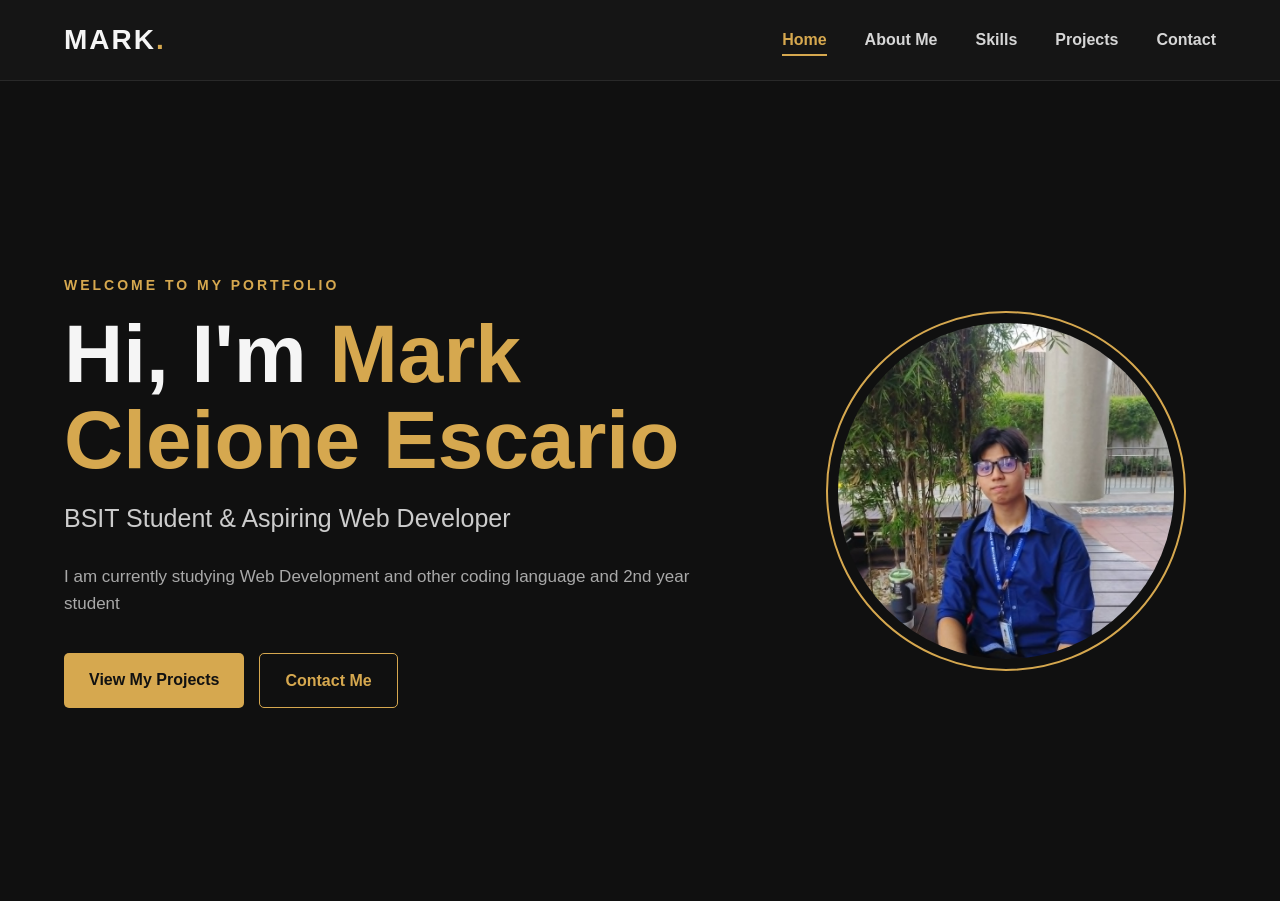
<file: index.html>
<!DOCTYPE html>
<html lang="en">
<head>
    <meta charset="UTF-8">
    <meta name="viewport" content="width=device-width, initial-scale=1.0">
    <title>Mark Cleione | Portfolio</title>
    <link rel="stylesheet" href="style.css">
</head>

<body>

<header>
    <nav class="navbar">
        <div class="logo">MARK<span>.</span></div>

        <ul class="nav-links">
            <li><a href="index.html" class="active">Home</a></li>
            <li><a href="about.html">About Me</a></li>
            <li><a href="skills.html">Skills</a></li>
            <li><a href="project.html">Projects</a></li>
            <li><a href="contact.html">Contact</a></li>
        </ul>
    </nav>
</header>

<main>

    <section class="hero">

        <div class="hero-text">
            <p class="small-title">WELCOME TO MY PORTFOLIO</p>

            <h1>
                Hi, I'm <span>Mark Cleione Escario</span>
            </h1>

            <h2>BSIT Student & Aspiring Web Developer</h2>

            <p>
               I am currently studying Web Development and other coding language and 2nd year student
            </p>

            <div class="hero-buttons">
                <a href="project.html" class="btn">View My Projects</a>
                <a href="contact.html" class="btn secondary-btn">Contact Me</a>
            </div>
        </div>

        <div class="hero-image">
            <div class="image-circle">
                <img src="../pics/Home.me.jpeg" alt="Profile photo of Mark Cleione">
            </div>
        </div>

    </section>

</main>

</body>
</html>
</file>
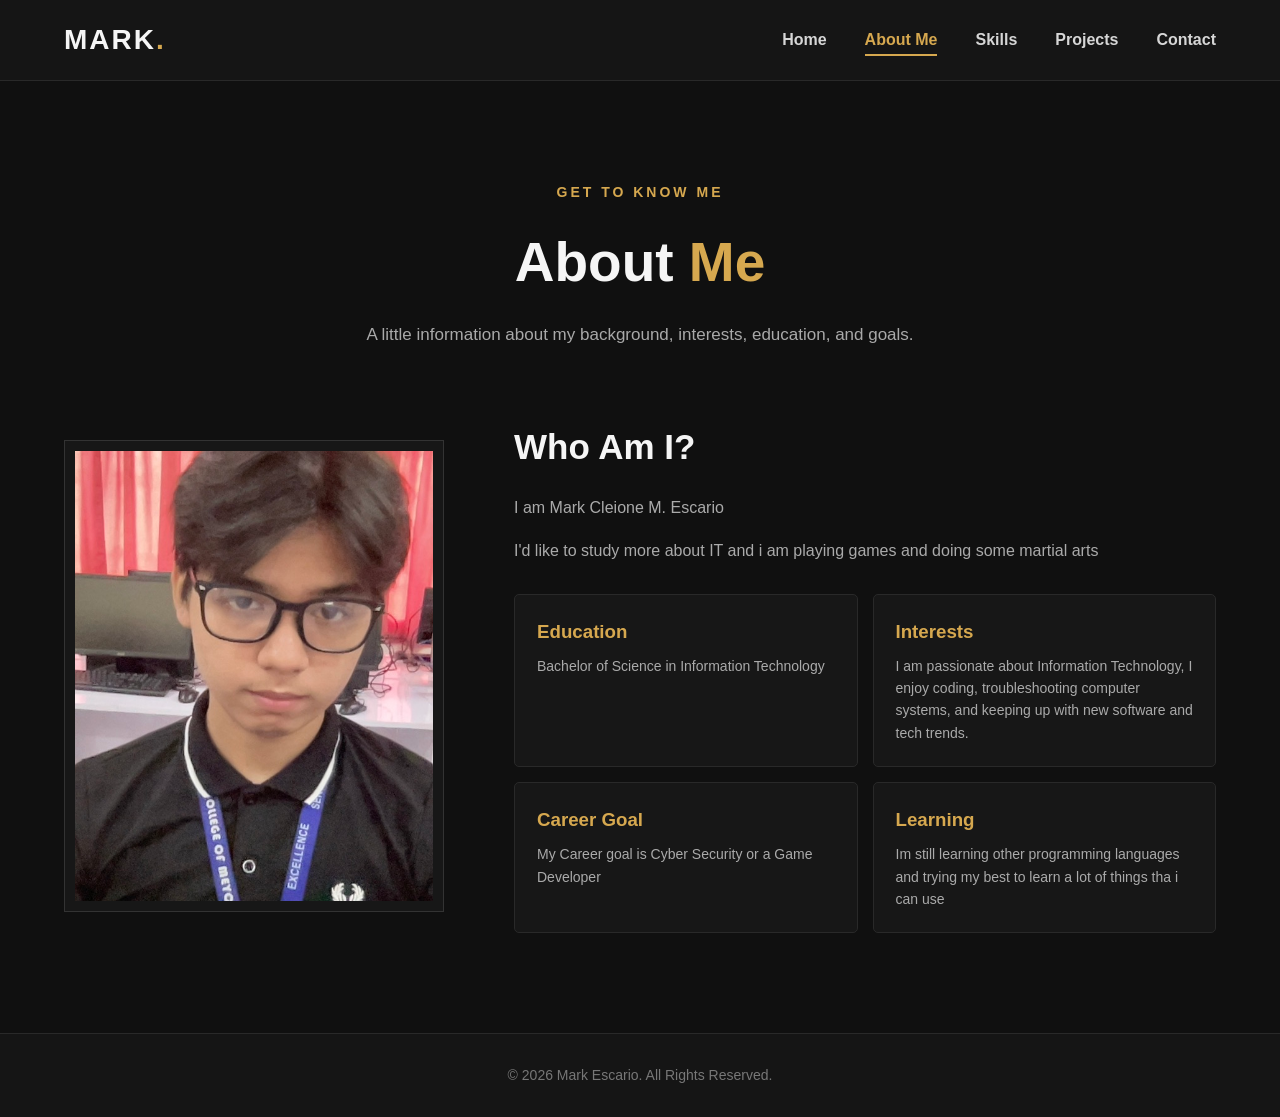
<file: about.html>
<!DOCTYPE html>
<html lang="en">
<head>
    <meta charset="UTF-8">
    <meta name="viewport" content="width=device-width, initial-scale=1.0">
    <title>About Me | Mark Escario</title>
    <link rel="stylesheet" href="style.css">
</head>

<body>

<header>
    <nav class="navbar">
        <div class="logo">MARK<span>.</span></div>

        <ul class="nav-links">
            <li><a href="index.html">Home</a></li>
            <li><a href="about.html" class="active">About Me</a></li>
            <li><a href="skills.html">Skills</a></li>
            <li><a href="project.html">Projects</a></li>
            <li><a href="contact.html">Contact</a></li>
        </ul>
    </nav>
</header>

<main>

    <section class="page-header">
        <p class="small-title">GET TO KNOW ME</p>
        <h1>About <span>Me</span></h1>
        <p>
            A little information about my background, interests,
            education, and goals.
        </p>
    </section>

    <section class="about-section">

        <div class="about-image">
            <img src="../pics/About.me.jpeg" alt="Mark Cleione M. Escario">
        </div>

        <div class="about-content">
            <h2>Who Am I?</h2>

            <p>
                I am Mark Cleione M. Escario
            </p>

            <p>
                I'd like to study more about IT and i am playing games and doing some martial arts
            </p>

            <div class="info-grid">

                <div class="info-box">
                    <h3>Education</h3>
                    <p>
                        Bachelor of Science in Information Technology
                    </p>
                </div>

                <div class="info-box">
                    <h3>Interests</h3>
                    <p>
                        I am passionate about Information Technology, I enjoy coding, troubleshooting computer systems, and keeping up with new software and tech trends.
                    </p>
                </div>

                <div class="info-box">
                    <h3>Career Goal</h3>
                    <p>
                        My Career goal is Cyber Security or a Game Developer 
                    </p>
                </div>

                <div class="info-box">
                    <h3>Learning</h3>
                    <p>
                       Im still learning other programming languages and trying my best to learn a lot of things tha i can use
                    </p>
                </div>

            </div>
        </div>

    </section>

</main>

<footer>
    <p>&copy; 2026 Mark Escario. All Rights Reserved.</p>
</footer>

</body>
</html>
</file>
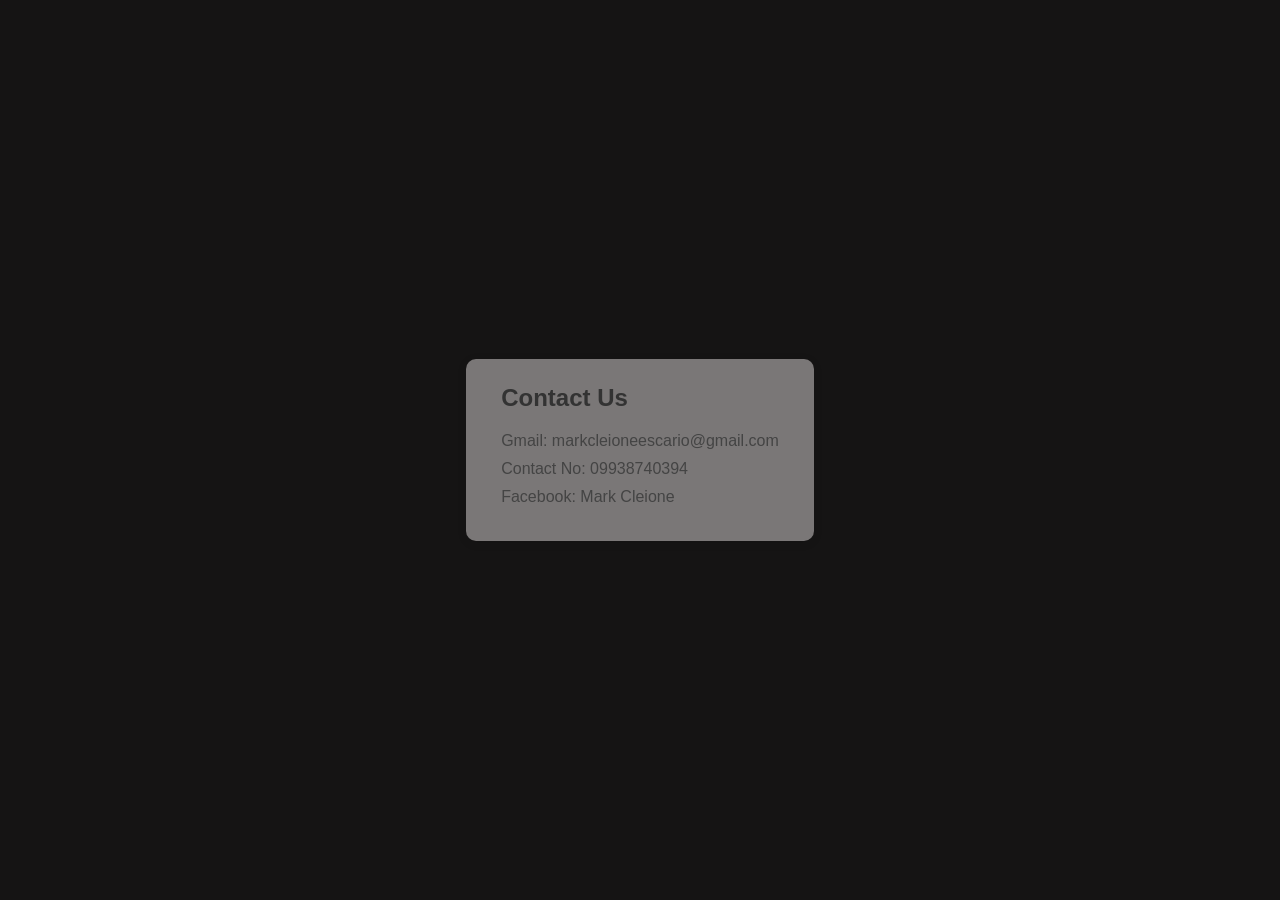
<file: contact.html>
<!DOCTYPE html>
<html lang="en">
<head>
<meta charset="UTF-8">
<title>Contact Info</title>
<style>
  body {
    font-family: Arial, sans-serif;
    background: #151414;
    display: flex;
    justify-content: center;
    align-items: center;
    height: 100vh;
    margin: 0;
  }
  .contact-card {
    background: #7a7777;
    padding: 25px 35px;
    border-radius: 10px;
    box-shadow: 0 2px 10px rgba(0,0,0,0.1);
    text-align: left;
  }
  .contact-card h2 {
    margin-top: 0;
    color: #333;
  }
  .contact-card p {
    margin: 10px 0;
    font-size: 16px;
    color: #444;
  }
</style>
</head>
<body>

<div class="contact-card">
  <h2>Contact Us</h2>
  <p>Gmail: markcleioneescario@gmail.com</p>
  <p>Contact No: 09938740394</p>
  <p>Facebook: Mark Cleione</p>
</div>

</body>
</html>
</file>
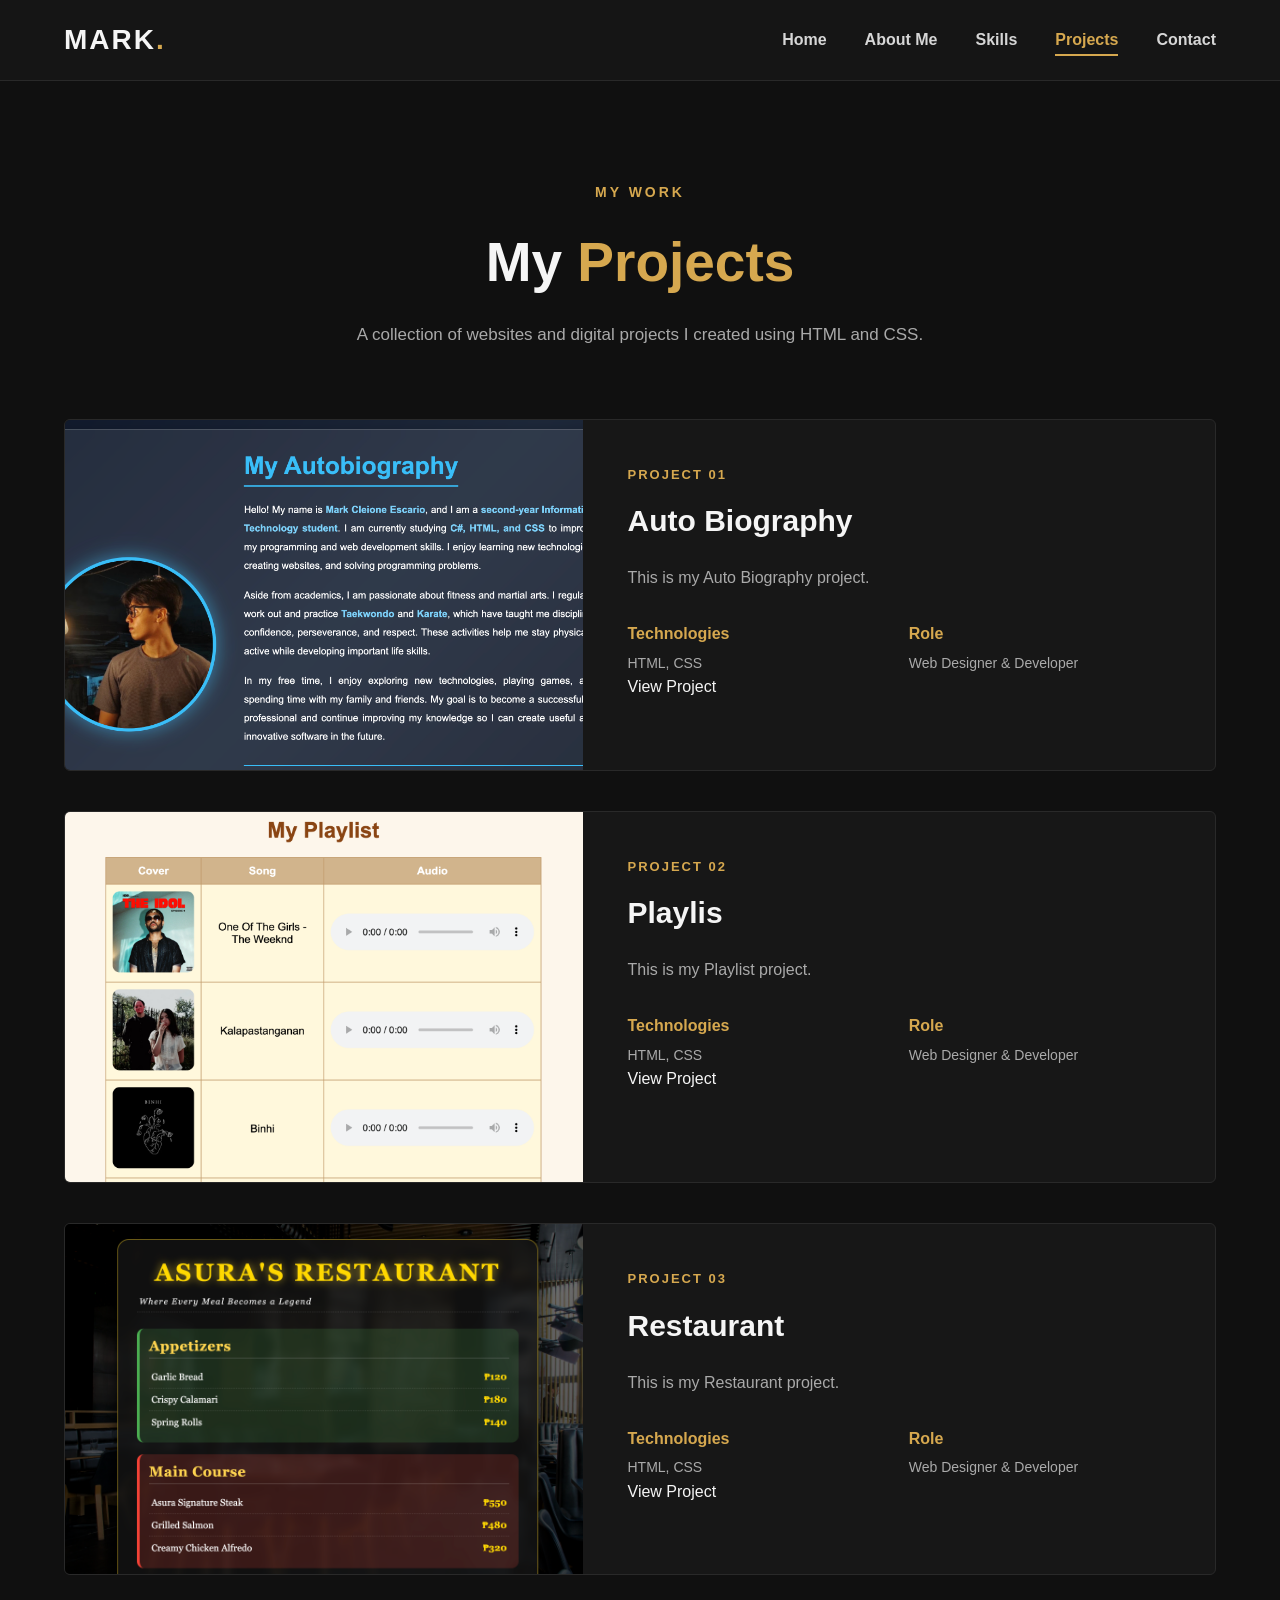
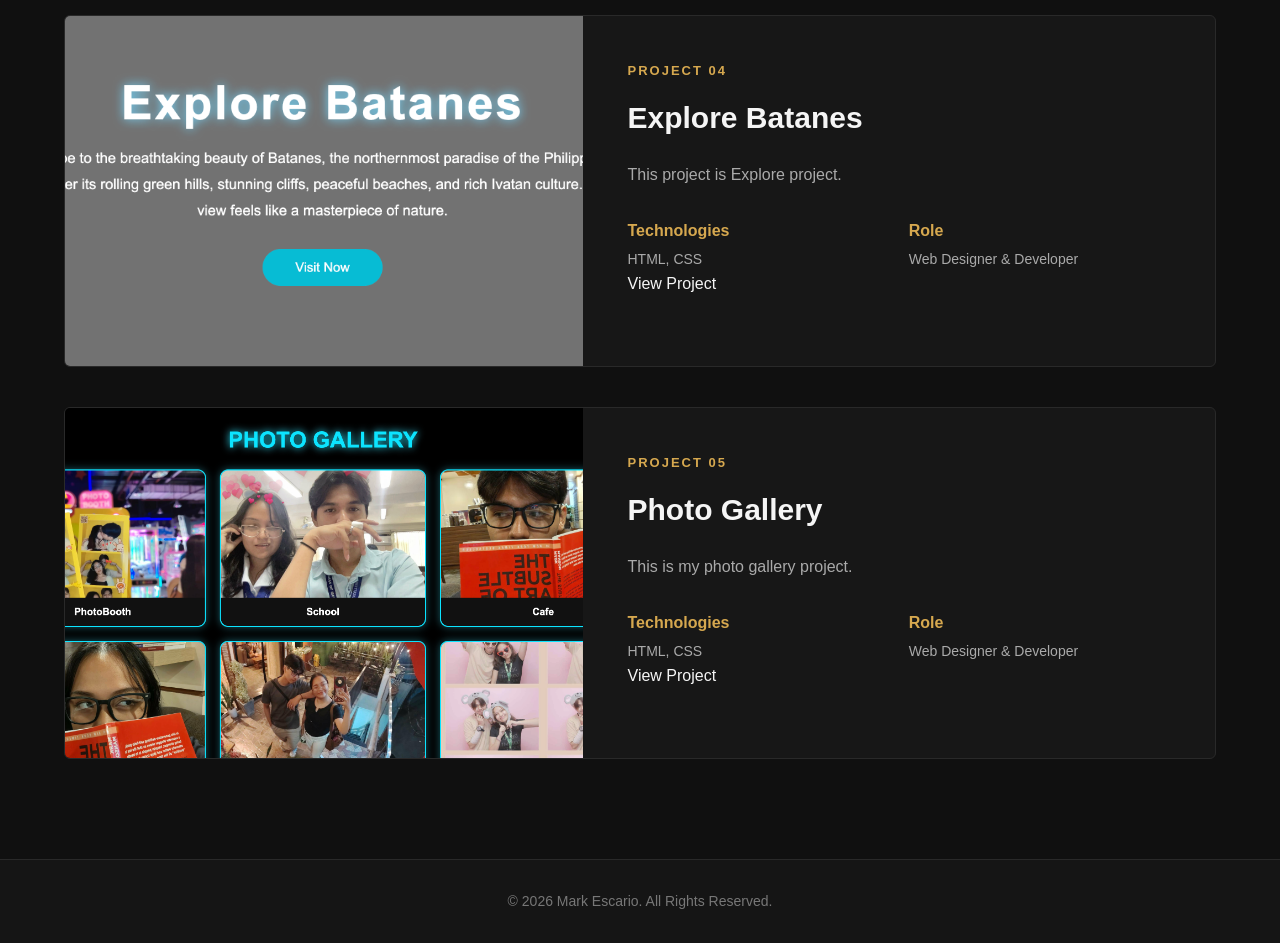
<file: project.html>
<!DOCTYPE html>
<html lang="en">
<head>
    <meta charset="UTF-8">
    <meta name="viewport" content="width=device-width, initial-scale=1.0">
    <title>Projects | Mark Escario</title>
    <link rel="stylesheet" href="style.css">
</head>

<body>

<header>
    <nav class="navbar">
        <div class="logo">MARK<span>.</span></div>

        <ul class="nav-links">
            <li><a href="index.html">Home</a></li>
            <li><a href="about.html">About Me</a></li>
            <li><a href="skills.html">Skills</a></li>
            <li><a href="project.html" class="active">Projects</a></li>
            <li><a href="contact.html">Contact</a></li>
        </ul>
    </nav>
</header>

<main>

    <section class="page-header">
        <p class="small-title">MY WORK</p>

        <h1>My <span>Projects</span></h1>

        <p>
            A collection of websites and digital projects
            I created using HTML and CSS.
        </p>
    </section>


    <section class="projects-section">

        <!-- PROJECT 01 - PORTFOLIO -->

        <article class="project-card">

            <div class="project-image">
                <img src="../pics/autobio.png"
                     alt="Personal portfolio website screenshot">
            </div>

            <div class="project-content">

                <p class="project-number">PROJECT 01</p>

                <h2>Auto Biography</h2>

                <p>
                    This is my Auto Biography project.
                </p>

                <div class="project-info">

                    <div>
                        <h4>Technologies</h4>
                        <p>HTML, CSS</p>
                    </div>

                    <div>
                        <h4>Role</h4>
                        <p>Web Designer & Developer</p>
                    </div>

                </div>

                <a href="/AutoBio_EscarioBSIT-2(improved)/AutoBio_EscarioBSIT-2/AutoBio.html" class="project-btn">
                    View Project
                </a>

            </div>

        </article>


        <!-- PROJECT 02 - SONG PLAYLIST -->

        <article class="project-card">

            <div class="project-image">
                <img src="../pics/playlist.png"
                     alt="Song playlist website screenshot">
            </div>

            <div class="project-content">

                <p class="project-number">PROJECT 02</p>

                <h2>Playlis</h2>

                <p>
                    This is my Playlist project.
                </p>

                <div class="project-info">

                    <div>
                        <h4>Technologies</h4>
                        <p>HTML, CSS</p>
                    </div>

                    <div>
                        <h4>Role</h4>
                        <p>Web Designer & Developer</p>
                    </div>

                </div>

                <a href="/AutoBio_EscarioBSIT-2(improved)/AutoBio_EscarioBSIT-2/Escario_Playlist_BSIT-2/Escario_Playlist.html" class="project-btn">
                    View Project
                </a>

            </div>

        </article>


        <!-- PROJECT 03 - ONLINE MENU -->

        <article class="project-card">

            <div class="project-image">
                <img src="../pics/restaurant.png"
                     alt="Online menu website screenshot">
            </div>

            <div class="project-content">

                <p class="project-number">PROJECT 03</p>

                <h2>Restaurant</h2>

                <p>
                    This is my Restaurant project.
                </p>

                <div class="project-info">

                    <div>
                        <h4>Technologies</h4>
                        <p>HTML, CSS</p>
                    </div>

                    <div>
                        <h4>Role</h4>
                        <p>Web Designer & Developer</p>
                    </div>

                </div>

                <a href="/AutoBio_EscarioBSIT-2(improved)/AutoBio_EscarioBSIT-2/RestoMenu_Escario_BSIT-2/RestoMenu.html" class="project-btn">
                    View Project
                </a>

            </div>

        </article>


        <!-- PROJECT 04 - ADVERTISEMENT -->

        <article class="project-card">

            <div class="project-image">
                <img src="../pics/explore batanes.png"
                     alt="Advertisement website screenshot">
            </div>

            <div class="project-content">

                <p class="project-number">PROJECT 04</p>

                <h2>Explore Batanes</h2>

                <p>
                    This project is Explore project.
                </p>

                <div class="project-info">

                    <div>
                        <h4>Technologies</h4>
                        <p>HTML, CSS</p>
                    </div>

                    <div>
                        <h4>Role</h4>
                        <p>Web Designer & Developer</p>
                    </div>

                </div>

                <a href="/AutoBio_EscarioBSIT-2(improved)/AutoBio_EscarioBSIT-2/TravelDestination_Escario_BSIT-2/Travel.html" class="project-btn">
                    View Project
                </a>

            </div>

        </article>

        <!-- PROJECT 05 - PHOTO GALLERY -->

        <article class="project-card">

            <div class="project-image">
                <img src="../pics/photo gallery.png"
                     alt="Online menu website screenshot">
            </div>

            <div class="project-content">

                <p class="project-number">PROJECT 05</p>

                <h2>Photo Gallery</h2>

                <p>
                    This is my photo gallery project.
                </p>

                <div class="project-info">

                    <div>
                        <h4>Technologies</h4>
                        <p>HTML, CSS</p>
                    </div>

                    <div>
                        <h4>Role</h4>
                        <p>Web Designer & Developer</p>
                    </div>

                </div>

                <a href="/AutoBio_EscarioBSIT-2(improved)/AutoBio_EscarioBSIT-2/Photogallery_Escario_BSIT-2/PhotoGal.html" class="project-btn">
                    View Project
                </a>

            </div>

        </article>

    </section>

</main>

<footer>
    <p>&copy; 2026 Mark Escario. All Rights Reserved.</p>
</footer>

</body>
</html>
</file>
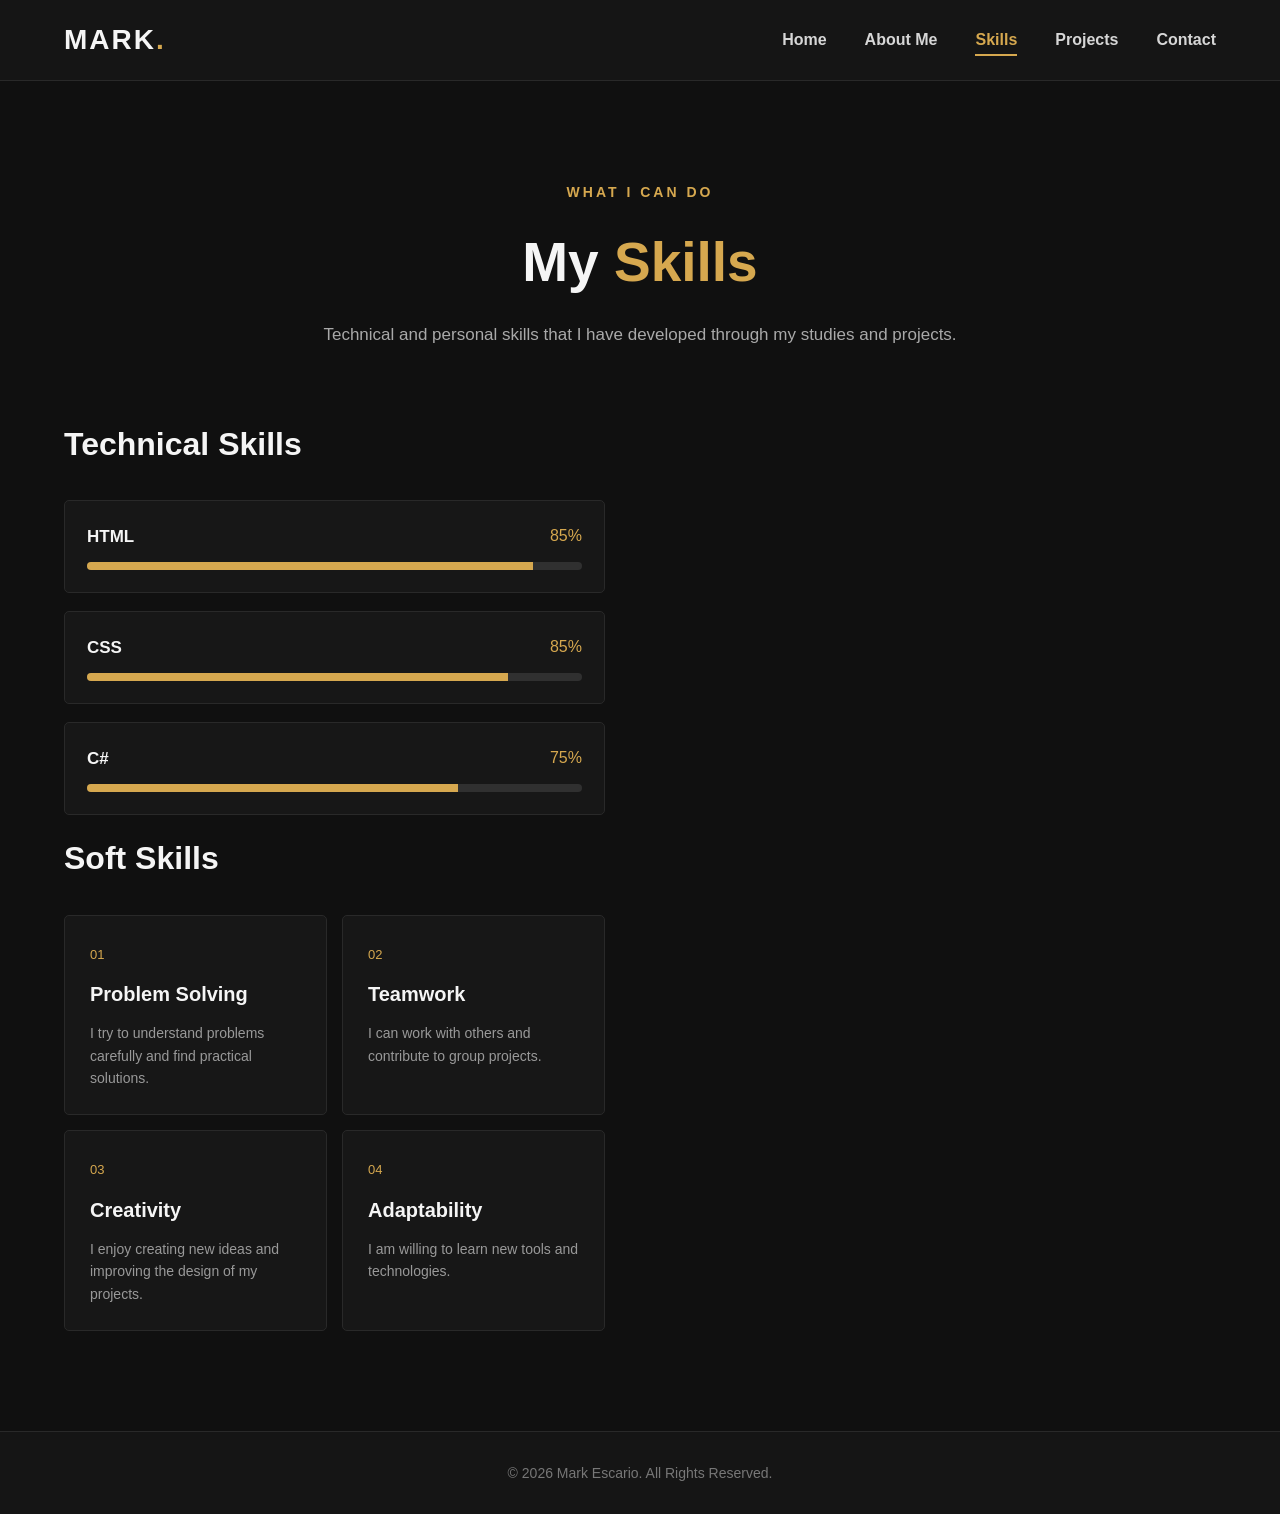
<file: skills.html>
<!DOCTYPE html>
<html lang="en">
<head>
    <meta charset="UTF-8">
    <meta name="viewport" content="width=device-width, initial-scale=1.0">
    <title>Skills | Mark Escario</title>
    <link rel="stylesheet" href="style.css">
</head>

<body>

<header>
    <nav class="navbar">
        <div class="logo">MARK<span>.</span></div>

        <ul class="nav-links">
            <li><a href="index.html">Home</a></li>
            <li><a href="about.html">About Me</a></li>
            <li><a href="skills.html" class="active">Skills</a></li>
            <li><a href="project.html">Projects</a></li>
            <li><a href="contact.html">Contact</a></li>
        </ul>
    </nav>
</header>

<main>

    <section class="page-header">
        <p class="small-title">WHAT I CAN DO</p>
        <h1>My <span>Skills</span></h1>
        <p>
            Technical and personal skills that I have developed
            through my studies and projects.
        </p>
    </section>

    <section class="skills-section">

        <div class="skills-column">

            <h2>Technical Skills</h2>

            <div class="skill-card">
                <div class="skill-title">
                    <h3>HTML</h3>
                    <span>85%</span>
                </div>
                <div class="skill-bar">
                    <div class="skill-progress html"></div>
                </div>
            </div>

            <div class="skill-card">
                <div class="skill-title">
                    <h3>CSS</h3>
                    <span>85%</span>
                </div>
                <div class="skill-bar">
                    <div class="skill-progress css"></div>
                </div>
            </div>

            <div class="skill-card">
                <div class="skill-title">
                    <h3>C#</h3>
                    <span>75%</span>
                </div>
                <div class="skill-bar">
                    <div class="skill-progress csharp"></div>
                </div>
            </div>

        <div class="soft-skills">

            <h2>Soft Skills</h2>

            <div class="soft-grid">

                <div class="soft-card">
                    <span>01</span>
                    <h3>Problem Solving</h3>
                    <p>
                        I try to understand problems carefully and
                        find practical solutions.
                    </p>
                </div>

                <div class="soft-card">
                    <span>02</span>
                    <h3>Teamwork</h3>
                    <p>
                        I can work with others and contribute to
                        group projects.
                    </p>
                </div>

                <div class="soft-card">
                    <span>03</span>
                    <h3>Creativity</h3>
                    <p>
                        I enjoy creating new ideas and improving
                        the design of my projects.
                    </p>
                </div>

                <div class="soft-card">
                    <span>04</span>
                    <h3>Adaptability</h3>
                    <p>
                        I am willing to learn new tools and
                        technologies.
                    </p>
                </div>

            </div>

        </div>

    </section>

</main>

<footer>
    <p>&copy; 2026 Mark Escario. All Rights Reserved.</p>
</footer>

</body>
</html>
</file>
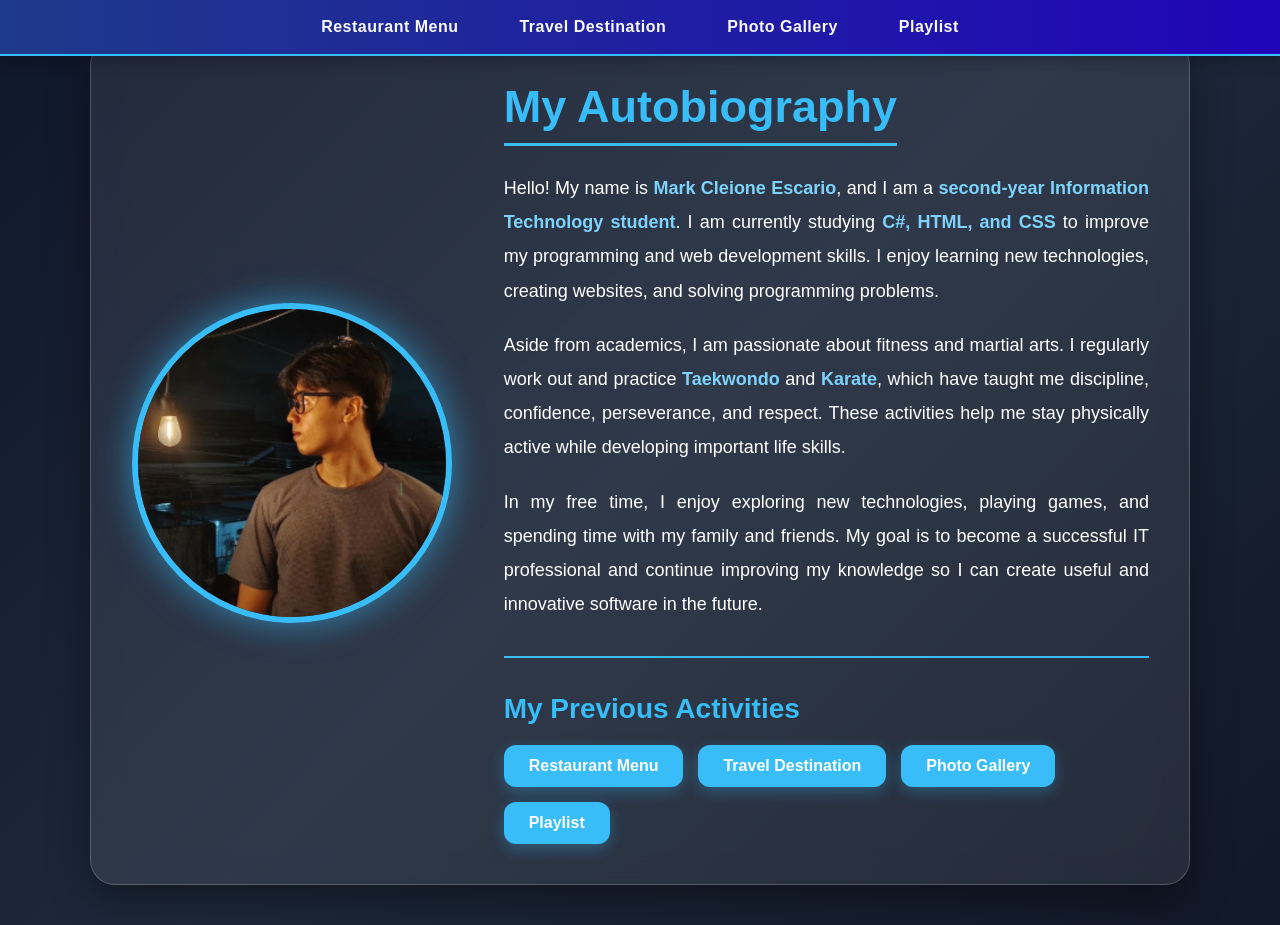
<file: AutoBio_EscarioBSIT-2(improved)/AutoBio_EscarioBSIT-2/AutoBio.html>
<!DOCTYPE html>
<html lang="en">
<head>
    <meta charset="UTF-8">
    <meta name="viewport" content="width=device-width, initial-scale=1.0">
    <title>My Autobiography</title>
    <link rel="stylesheet" href="style.css">
</head>
<body>

<nav>
    <ul>
    <li><a href="/AutoBio_EscarioBSIT-2/RestoMenu_Escario_BSIT-2/RestoMenu.html" target="_blank">Restaurant Menu</a></li>
    <li><a href="/AutoBio_EscarioBSIT-2/TravelDestination_Escario_BSIT-2/Travel.html" target="_blank">Travel Destination</a></li>
    <li><a href="/AutoBio_EscarioBSIT-2/Photogallery_Escario_BSIT-2/PhotoGal.html" target="_blank">Photo Gallery</a></li>
    <li><a href="/AutoBio_EscarioBSIT-2/Escario_Playlist_BSIT-2/Escario_Playlist.html" target="_blank">Playlist</a></li>
    </ul>
</nav>


<div class="container">

    <div class="photo">
        <img src="Me.png" alt="Mark Cleione Escario">
    </div>

    <div class="content">

        <h1>My Autobiography</h1>

        <p>
            Hello! My name is <strong>Mark Cleione Escario</strong>, and I am a
            <strong>second-year Information Technology student</strong>. I am currently
            studying <strong>C#, HTML, and CSS</strong> to improve my programming and
            web development skills. I enjoy learning new technologies, creating
            websites, and solving programming problems.
        </p>

        <p>
            Aside from academics, I am passionate about fitness and martial arts.
            I regularly work out and practice <strong>Taekwondo</strong> and
            <strong>Karate</strong>, which have taught me discipline, confidence,
            perseverance, and respect. These activities help me stay physically
            active while developing important life skills.
        </p>

        <p>
            In my free time, I enjoy exploring new technologies, playing games,
            and spending time with my family and friends. My goal is to become a
            successful IT professional and continue improving my knowledge so I
            can create useful and innovative software in the future.
        </p>

        <hr>

        <h2>My Previous Activities</h2>

        <div class="activities">
            <a href="/AutoBio_EscarioBSIT-2/RestoMenu_Escario_BSIT-2/RestoMenu.html">Restaurant Menu</a>
            <a href="/AutoBio_EscarioBSIT-2/TravelDestination_Escario_BSIT-2/Travel.html">Travel Destination</a>
            <a href="/AutoBio_EscarioBSIT-2/Photogallery_Escario_BSIT-2/PhotoGal.html">Photo Gallery</a>
             <a href="/AutoBio_EscarioBSIT-2/Escario_Playlist_BSIT-2/Escario_Playlist.html">Playlist</a>
        </div>

    </div>

</div>

</body>
</html>
</file>
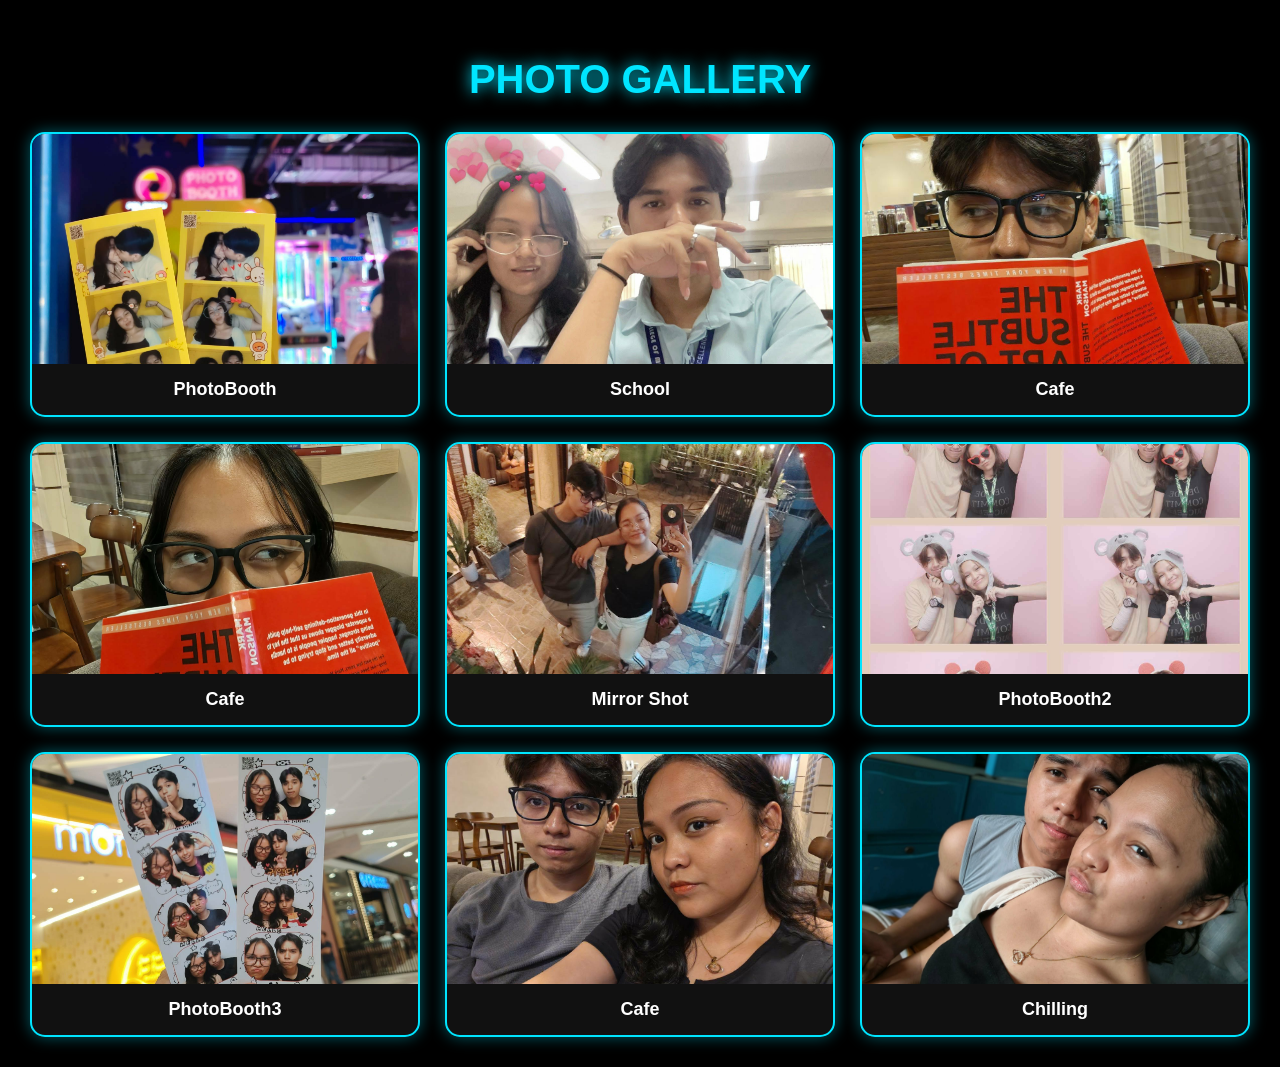
<file: AutoBio_EscarioBSIT-2(improved)/AutoBio_EscarioBSIT-2/Photogallery_Escario_BSIT-2/PhotoGal.html>
<!DOCTYPE html>
<html lang="en">
<head>
    <meta charset="UTF-8">
    <meta name="viewport" content="width=device-width, initial-scale=1.0">
    <title>Black Neon Photo Gallery</title>
    <link rel="stylesheet" href="style.css">
</head>
<body>

    <h1>PHOTO GALLERY</h1>

    <div class="gallery">

        <div class="card">
            <img src="image1.jpg" alt="Image 1">
            <div class="caption">PhotoBooth</div>
        </div>

        <div class="card">
            <img src="image2.jpg" alt="Image 2">
            <div class="caption">School</div>
        </div>

        <div class="card">
            <img src="image3.jpg" alt="Image 3">
            <div class="caption">Cafe</div>
        </div>

        <div class="card">
            <img src="image4.jpg" alt="Image 4">
            <div class="caption">Cafe</div>
        </div>

        <div class="card">
            <img src="image5.jpg" alt="Image 5">
            <div class="caption">Mirror Shot</div>
        </div>

        <div class="card">
            <img src="image6.jpg" alt="Image 6">
            <div class="caption">PhotoBooth2</div>
        </div>

        <div class="card">
            <img src="image7.jpg" alt="Image 7">
            <div class="caption">PhotoBooth3</div>
        </div>

        <div class="card">
            <img src="image8.jpg" alt="Image 8">
            <div class="caption">Cafe</div>
        </div>

        <div class="card">
            <img src="image9.jpg" alt="Image 9">
            <div class="caption">Chilling</div>
        </div>

    </div>

</body>
</html>
</file>
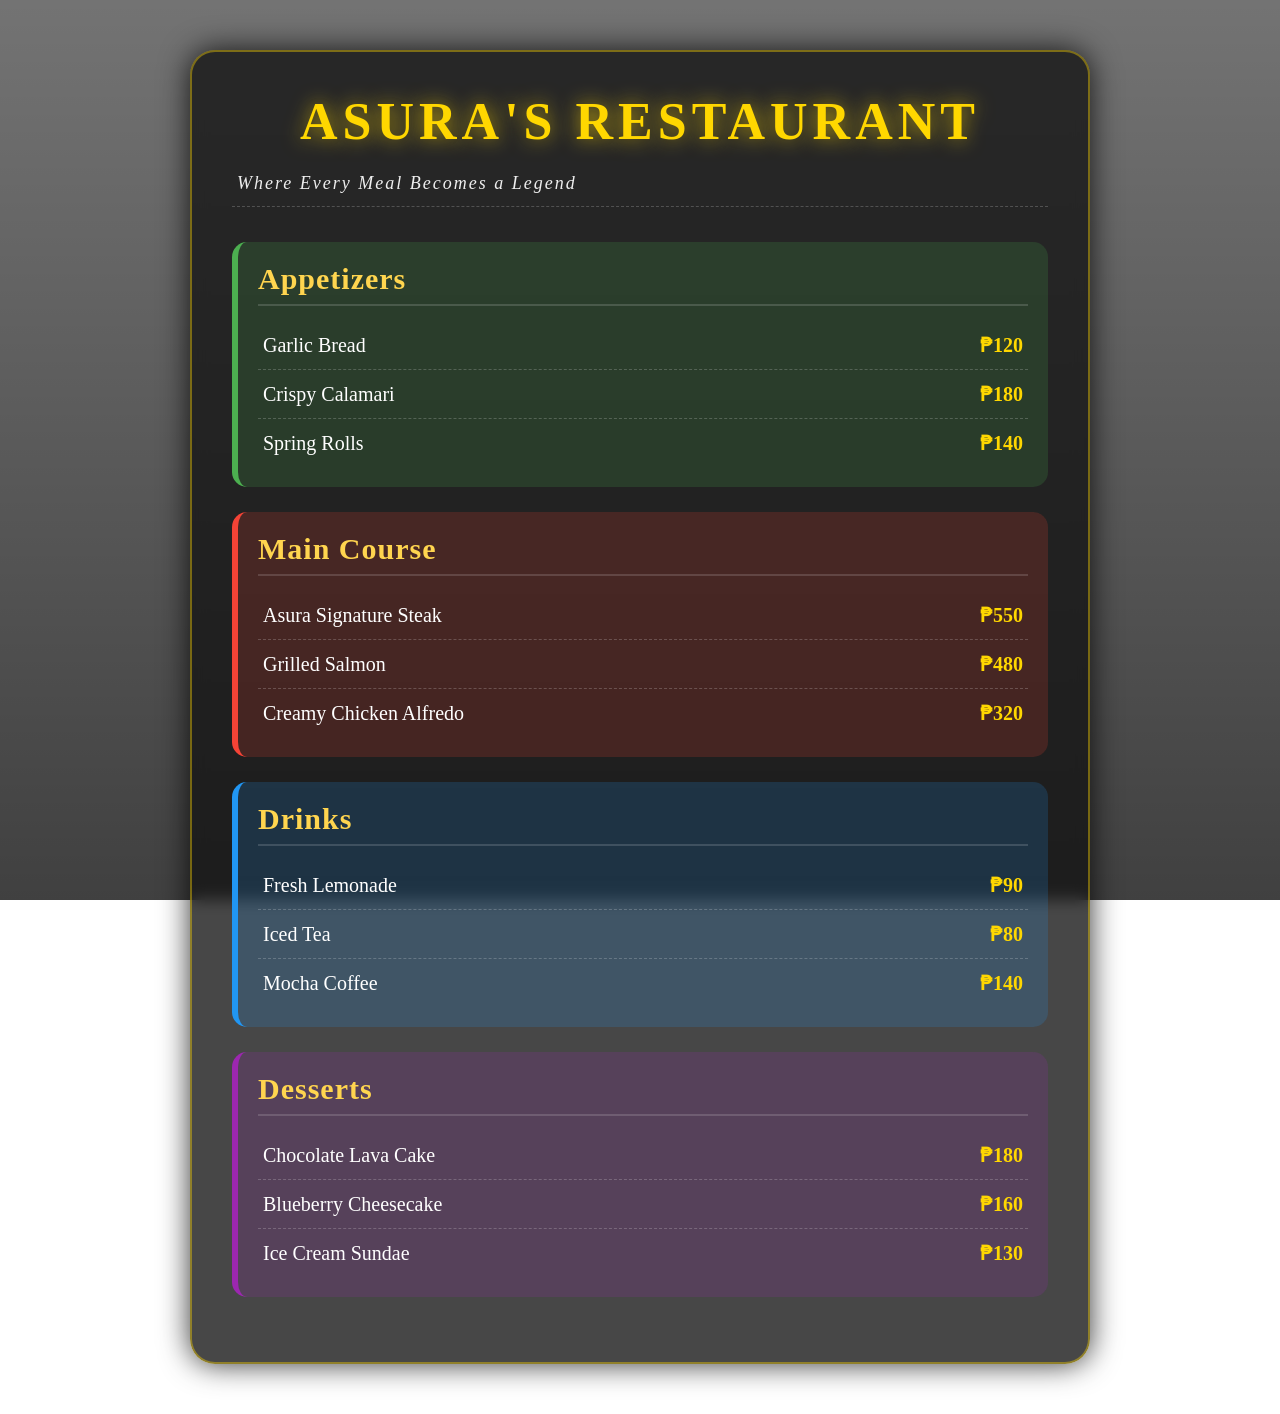
<file: AutoBio_EscarioBSIT-2(improved)/AutoBio_EscarioBSIT-2/RestoMenu_Escario_BSIT-2/RestoMenu.html>
<!DOCTYPE html>
<html lang="en">
<head>
    <meta charset="UTF-8">
    <meta name="viewport" content="width=device-width, initial-scale=1.0">
    <title>Asura's Restaurant</title>
    <link rel="stylesheet" href="style.css">
</head>
<body>

<div id="menu">

    <h1>ASURA'S RESTAURANT</h1>
    <p class="tagline">Where Every Meal Becomes a Legend</p>

    <div class="section appetizers">
        <h2>Appetizers</h2>
        <p>Garlic Bread <span>₱120</span></p>
        <p>Crispy Calamari <span>₱180</span></p>
        <p>Spring Rolls <span>₱140</span></p>
    </div>

    <div class="section main">
        <h2>Main Course</h2>
        <p>Asura Signature Steak <span>₱550</span></p>
        <p>Grilled Salmon <span>₱480</span></p>
        <p>Creamy Chicken Alfredo <span>₱320</span></p>
    </div>

    <div class="section drinks">
        <h2>Drinks</h2>
        <p>Fresh Lemonade <span>₱90</span></p>
        <p>Iced Tea <span>₱80</span></p>
        <p>Mocha Coffee <span>₱140</span></p>
    </div>

    <div class="section desserts">
        <h2>Desserts</h2>
        <p>Chocolate Lava Cake <span>₱180</span></p>
        <p>Blueberry Cheesecake <span>₱160</span></p>
        <p>Ice Cream Sundae <span>₱130</span></p>
    </div>

</div>

</body>
</html>
</file>
<file: style.css>
/* =========================================
   GENERAL SETTINGS
========================================= */

* {
    margin: 0;
    padding: 0;
    box-sizing: border-box;
}

html {
    scroll-behavior: smooth;
}

body {
    font-family: Arial, Helvetica, sans-serif;
    background: #101010;
    color: #f5f5f5;
    line-height: 1.6;
}

a {
    text-decoration: none;
    color: inherit;
}

img {
    width: 100%;
    display: block;
}

span {
    color: #d6a84f;
}


/* =========================================
   NAVIGATION
========================================= */

header {
    width: 100%;
    background: #151515;
    border-bottom: 1px solid #292929;
    position: relative;
    z-index: 10;
}

.navbar {
    width: 90%;
    max-width: 1250px;
    min-height: 80px;
    margin: auto;

    display: flex;
    align-items: center;
    justify-content: space-between;
}

.logo {
    font-size: 28px;
    font-weight: 800;
    letter-spacing: 2px;
}

.nav-links {
    display: flex;
    list-style: none;
    gap: 38px;
}

.nav-links a {
    font-size: 16px;
    font-weight: 600;
    color: #d6d6d6;
    position: relative;
    transition: 0.3s;
}

.nav-links a:hover,
.nav-links a.active {
    color: #d6a84f;
}

.nav-links a::after {
    content: "";
    position: absolute;
    width: 0;
    height: 2px;
    background: #d6a84f;
    left: 0;
    bottom: -8px;
    transition: 0.3s;
}

.nav-links a:hover::after,
.nav-links a.active::after {
    width: 100%;
}


/* =========================================
   HERO / HOME
========================================= */

.hero {
    width: 90%;
    max-width: 1250px;
    min-height: calc(100vh - 80px);
    margin: auto;

    display: flex;
    align-items: center;
    justify-content: space-between;
    gap: 80px;
}

.hero-text {
    flex: 1;
}

.small-title {
    color: #d6a84f;
    font-size: 14px;
    font-weight: bold;
    letter-spacing: 3px;
    margin-bottom: 15px;
}

.hero h1 {
    font-size: clamp(50px, 7vw, 82px);
    line-height: 1.05;
    margin-bottom: 15px;
}

.hero h2 {
    color: #cccccc;
    font-size: 25px;
    font-weight: 400;
    margin-bottom: 25px;
}

.hero-text > p:not(.small-title) {
    max-width: 650px;
    color: #a9a9a9;
    font-size: 17px;
}

.hero-buttons {
    display: flex;
    gap: 15px;
    margin-top: 35px;
}

.btn {
    display: inline-block;
    padding: 14px 25px;
    background: #d6a84f;
    color: #111;
    font-weight: bold;
    border-radius: 5px;
    transition: 0.3s;
}

.btn:hover {
    background: #f0c76c;
    transform: translateY(-3px);
}

.secondary-btn {
    background: transparent;
    color: #d6a84f;
    border: 1px solid #d6a84f;
}

.secondary-btn:hover {
    background: #d6a84f;
    color: #111;
}

.hero-image {
    flex: 0 0 390px;
}

.image-circle {
    width: 360px;
    height: 360px;
    border-radius: 50%;
    padding: 10px;
    border: 2px solid #d6a84f;
    overflow: hidden;
}

.image-circle img {
    width: 100%;
    height: 100%;
    object-fit: cover;
    border-radius: 50%;
}


/* =========================================
   PAGE HEADER
========================================= */

.page-header {
    width: 90%;
    max-width: 1000px;
    margin: auto;
    text-align: center;
    padding: 100px 0 70px;
}

.page-header h1 {
    font-size: 55px;
    margin-bottom: 15px;
}

.page-header > p:last-child {
    color: #a9a9a9;
    font-size: 17px;
}


/* =========================================
   ABOUT
========================================= */

.about-section {
    width: 90%;
    max-width: 1200px;
    margin: 0 auto 100px;

    display: grid;
    grid-template-columns: 380px 1fr;
    gap: 70px;
    align-items: center;
}

.about-image {
    border: 1px solid #333;
    padding: 10px;
    background: #171717;
}

.about-image img {
    height: 450px;
    object-fit: cover;
}

.about-content h2 {
    font-size: 35px;
    margin-bottom: 20px;
}

.about-content > p {
    color: #aaaaaa;
    margin-bottom: 18px;
}

.info-grid {
    display: grid;
    grid-template-columns: 1fr 1fr;
    gap: 15px;
    margin-top: 30px;
}

.info-box {
    background: #171717;
    border: 1px solid #292929;
    padding: 22px;
    border-radius: 5px;
    transition: 0.3s;
}

.info-box:hover {
    border-color: #d6a84f;
    transform: translateY(-3px);
}

.info-box h3 {
    color: #d6a84f;
    margin-bottom: 8px;
}

.info-box p {
    color: #aaa;
    font-size: 14px;
}


/* =========================================
   SKILLS
========================================= */

.skills-section {
    width: 90%;
    max-width: 1200px;
    margin: 0 auto 100px;

    display: grid;
    grid-template-columns: 1fr 1fr;
    gap: 70px;
}

.skills-section h2 {
    font-size: 32px;
    margin-bottom: 30px;
}

.skill-card {
    background: #171717;
    border: 1px solid #292929;
    padding: 22px;
    margin-bottom: 18px;
    border-radius: 5px;
}

.skill-title {
    display: flex;
    justify-content: space-between;
    margin-bottom: 12px;
}

.skill-title h3 {
    font-size: 17px;
}

.skill-title span {
    color: #d6a84f;
}

.skill-bar {
    width: 100%;
    height: 8px;
    background: #303030;
    border-radius: 10px;
    overflow: hidden;
}

.skill-progress {
    height: 100%;
    background: #d6a84f;
}

.skill-progress.html {
    width: 90%;
}

.skill-progress.css {
    width: 85%;
}

.skill-progress.csharp {
    width: 75%;
}

.skill-progress.uiux {
    width: 70%;
}

.soft-grid {
    display: grid;
    grid-template-columns: 1fr 1fr;
    gap: 15px;
}

.soft-card {
    background: #171717;
    border: 1px solid #292929;
    padding: 25px;
    min-height: 190px;
    border-radius: 5px;
    transition: 0.3s;
}

.soft-card:hover {
    border-color: #d6a84f;
    transform: translateY(-5px);
}

.soft-card > span {
    font-size: 13px;
}

.soft-card h3 {
    margin: 12px 0;
    font-size: 20px;
}

.soft-card p {
    color: #999;
    font-size: 14px;
}


/* =========================================
   PROJECTS
========================================= */

.projects-section {
    width: 90%;
    max-width: 1200px;
    margin: 0 auto 100px;
}

.project-card {
    display: grid;
    grid-template-columns: 45% 55%;
    margin-bottom: 40px;

    background: #171717;
    border: 1px solid #292929;
    border-radius: 6px;
    overflow: hidden;
}

.project-image {
    min-height: 350px;
}

.project-image img {
    width: 100%;
    height: 100%;
    min-height: 350px;
    object-fit: cover;
}

.project-content {
    padding: 45px;
}

.project-number {
    color: #d6a84f;
    font-size: 13px;
    font-weight: bold;
    letter-spacing: 2px;
    margin-bottom: 12px;
}

.project-content h2 {
    font-size: 30px;
    margin-bottom: 20px;
}

.project-content > p:not(.project-number) {
    color: #aaa;
    margin-bottom: 30px;
}

.project-info {
    display: grid;
    grid-template-columns: 1fr 1fr;
    gap: 20px;
}

.project-info h4 {
    color: #d6a84f;
    margin-bottom: 5px;
}

.project-info p {
    color: #aaa;
    font-size: 14px;
}


/* =========================================
   CONTACT
========================================= */

.contact-section {
    width: 90%;
    max-width: 1100px;
    margin: 0 auto 120px;

    display: grid;
    grid-template-columns: 1fr 1fr;
    gap: 70px;
}

.contact-section h2 {
    font-size: 35px;
    margin-bottom: 20px;
}

.contact-info > p,
.contact-message > p {
    color: #aaa;
    margin-bottom: 30px;
}

.contact-card {
    display: flex;
    align-items: center;
    gap: 20px;

    background: #171717;
    border: 1px solid #292929;
    padding: 20px;
    margin-bottom: 15px;
    border-radius: 5px;
}

.contact-icon {
    width: 50px;
    height: 50px;

    display: flex;
    align-items: center;
    justify-content: center;

    background: #d6a84f;
    color: #111;
    font-weight: bold;
    border-radius: 50%;
}

.contact-card h3 {
    margin-bottom: 3px;
}

.contact-card p {
    color: #999;
    font-size: 14px;
}

.contact-message {
    background: #171717;
    border: 1px solid #292929;
    padding: 40px;
    align-self: start;
    border-radius: 5px;
}


/* =========================================
   FOOTER
========================================= */

footer {
    text-align: center;
    padding: 30px 20px;
    border-top: 1px solid #292929;
    background: #151515;
    color: #777;
    font-size: 14px;
}


/* =========================================
   RESPONSIVE DESIGN
========================================= */

@media (max-width: 950px) {

    .navbar {
        flex-direction: column;
        padding: 22px 0;
        gap: 20px;
    }

    .nav-links {
        gap: 20px;
        flex-wrap: wrap;
        justify-content: center;
    }

    .hero {
        padding: 80px 0;
        flex-direction: column-reverse;
        text-align: center;
    }

    .hero-text > p:not(.small-title) {
        margin: auto;
    }

    .hero-buttons {
        justify-content: center;
    }

    .hero-image {
        flex: none;
    }

    .about-section,
    .skills-section,
    .contact-section {
        grid-template-columns: 1fr;
    }

    .about-image {
        max-width: 500px;
        margin: auto;
    }

    .project-card {
        grid-template-columns: 1fr;
    }
}


@media (max-width: 600px) {

    .nav-links {
        gap: 15px;
    }

    .nav-links a {
        font-size: 14px;
    }

    .hero h1 {
        font-size: 48px;
    }

    .hero h2 {
        font-size: 20px;
    }

    .hero-buttons {
        flex-direction: column;
    }

    .hero-image {
        width: 280px;
    }

    .image-circle {
        width: 280px;
        height: 280px;
    }

    .page-header {
        padding: 70px 0 50px;
    }

    .page-header h1 {
        font-size: 42px;
    }

    .info-grid,
    .soft-grid,
    .project-info {
        grid-template-columns: 1fr;
    }

    .project-content {
        padding: 30px;
    }

/* =========================================
   VIEW PROJECT BUTTON
========================================= */

.project-btn {
    display: inline-block;
    margin-top: 25px;
    padding: 12px 24px;

    background: #d6a84f;
    color: #111;

    font-size: 14px;
    font-weight: bold;
    text-decoration: none;

    border-radius: 5px;

    transition: 0.3s ease;
}

.project-btn:hover {
    background: #f0c76c;
    transform: translateY(-3px);
}
}
</file>
<file: AutoBio_EscarioBSIT-2(improved)/AutoBio_EscarioBSIT-2/style.css>
*{
    margin:0;
    padding:0;
    box-sizing:border-box;
    font-family:Arial, Helvetica, sans-serif;
}

body{
    background:linear-gradient(135deg,#0f172a,#1e293b,#111827);
    display:flex;
    justify-content:center;
    align-items:center;
    min-height:100vh;
    padding:40px;
}

.container{
    width:1100px;
    max-width:100%;
    background:rgba(255,255,255,0.08);
    backdrop-filter:blur(15px);
    border:1px solid rgba(255,255,255,0.2);
    border-radius:25px;
    padding:40px;
    display:flex;
    align-items:center;
    gap:50px;
    box-shadow:0 15px 40px rgba(0,0,0,.4);
}

.photo{
    flex:1;
    display:flex;
    justify-content:center;
    align-items:center;
}

.photo img{
    width:320px;
    height:320px;
    border-radius:50%;
    object-fit:cover;
    border:6px solid #38bdf8;
    box-shadow:0 0 35px rgba(56,189,248,.6);
    transition:.3s;
}

.photo img:hover{
    transform:scale(1.05);
    box-shadow:0 0 50px rgba(56,189,248,.9);
}

.content{
    flex:2;
    color:white;
}

.content h1{
    font-size:45px;
    color:#38bdf8;
    margin-bottom:25px;
    border-bottom:3px solid #38bdf8;
    display:inline-block;
    padding-bottom:10px;
}

.content p{
    font-size:18px;
    line-height:1.9;
    margin-bottom:20px;
    text-align:justify;
}

.content strong{
    color:#7dd3fc;
}

hr{
    margin:35px 0;
    border:none;
    height:2px;
    background:#38bdf8;
}

.content h2{
    color:#38bdf8;
    font-size:28px;
    margin-bottom:20px;
}

.activities{
    display:flex;
    flex-wrap:wrap;
    gap:15px;
}

.activities a{
    text-decoration:none;
    background:#38bdf8;
    color:white;
    padding:12px 25px;
    border-radius:12px;
    font-weight:bold;
    transition:.3s;
    box-shadow:0 5px 15px rgba(56,189,248,.3);
}

.activities a:hover{
    background:#0ea5e9;
    transform:translateY(-4px);
    box-shadow:0 8px 20px rgba(56,189,248,.6);
}

@media(max-width:900px){

.container{
    flex-direction:column;
    text-align:center;
}

.content h1{
    display:block;
}

.photo img{
    width:230px;
    height:230px;
}

.content p{
    text-align:left;
}

.activities{
    justify-content:center;
}


}

nav {
    position: fixed;
    top: 0;
    width: 100%;
    background: linear-gradient(90deg, #1e3a8a, #2005b8); 
    display: flex;
    justify-content: center;
    padding: 18px;
    z-index: 1000;
    box-shadow: 0 4px 15px rgba(0,0,0,.25); 
    border-bottom: 2px solid #38bdf8; 
}

nav ul {
    display: flex;
    list-style: none;
    gap: 25px;
}

nav a {
    color: #f8fafc;
    text-decoration: none;
    padding: 10px 18px;
    border-radius: 8px;
    font-weight: bold;
    letter-spacing: 0.5px;
    transition: all .3s ease;
}

nav a:hover {
    background: #38bdf8;
    color: #0f172a;
    transform: translateY(-2px); 
    box-shadow: 0 4px 10px rgba(56,189,248,.4);
}
</file>
<file: AutoBio_EscarioBSIT-2(improved)/AutoBio_EscarioBSIT-2/Photogallery_Escario_BSIT-2/style.css>
body {
    margin: 0;
    padding: 30px;
    font-family: Arial, sans-serif;
    background: #000;
    color: white;
}

h1 {
    text-align: center;
    margin-bottom: 30px;
    font-size: 40px;
    color: #00e5ff;
    text-shadow: 0 0 15px #00e5ff;
}

.gallery {
    display: grid;
    grid-template-columns: repeat(3, 1fr);
    gap: 25px;
}

.card {
    background: #111;
    border: 2px solid #00e5ff;
    border-radius: 15px;
    overflow: hidden;
    box-shadow: 0 0 15px rgba(0, 229, 255, 0.4);
    transition: 0.4s;
}

.card img {
    width: 100%;
    height: 230px;
    object-fit: cover;
    display: block;
    transition: 0.4s;
}

.caption {
    text-align: center;
    padding: 15px;
    font-size: 18px;
    font-weight: bold;
    color: white;
}

.card:hover {
    transform: translateY(-10px);
    box-shadow: 0 0 25px #00e5ff;
}

.card:hover img {
    transform: scale(1.1);
}
</file>
<file: AutoBio_EscarioBSIT-2(improved)/AutoBio_EscarioBSIT-2/RestoMenu_Escario_BSIT-2/style.css>
*{
    margin:0;
    padding:0;
    box-sizing:border-box;
}

body{
    font-family:Georgia, serif;
    background:
    linear-gradient(rgba(0,0,0,.55), rgba(0,0,0,.75)),
    url("https://images.unsplash.com/photo-1517248135467-4c7edcad34c4");
    background-size:cover;
    background-position:center;
    background-attachment:fixed;
}

#menu{
    width:75%;
    max-width:900px;
    margin:50px auto;
    padding:40px;
    background:rgba(20,20,20,.78);
    backdrop-filter:blur(8px);
    border:2px solid rgba(255,215,0,.4);
    border-radius:25px;
    box-shadow:0 0 30px rgba(0,0,0,.8);
}

h1{
    text-align:center;
    color:#FFD700;
    font-size:52px;
    letter-spacing:5px;
    margin-bottom:10px;
    text-shadow:0 0 20px rgba(255,215,0,.7);
}

.tagline{
    text-align:center;
    color:#eeeeee;
    font-size:18px;
    font-style:italic;
    margin-bottom:35px;
    letter-spacing:2px;
}

.section{
    margin:25px 0;
    padding:20px;
    border-radius:15px;
    transition:.3s;
}

.section:hover{
    transform:translateY(-5px);
    box-shadow:0 10px 20px rgba(0,0,0,.4);
}

.appetizers{
    background:rgba(76,175,80,.18);
    border-left:6px solid #4CAF50;
}

.main{
    background:rgba(244,67,54,.18);
    border-left:6px solid #F44336;
}

.drinks{
    background:rgba(33,150,243,.18);
    border-left:6px solid #2196F3;
}

.desserts{
    background:rgba(156,39,176,.18);
    border-left:6px solid #9C27B0;
}

h2{
    color:#FFD54F;
    font-size:30px;
    margin-bottom:15px;
    border-bottom:2px solid rgba(255,255,255,.15);
    padding-bottom:8px;
    letter-spacing:1px;
}

p{
    display:flex;
    justify-content:space-between;
    align-items:center;
    color:white;
    font-size:20px;
    padding:12px 5px;
    border-bottom:1px dashed rgba(255,255,255,.2);
    transition:.2s;
}

p:last-child{
    border-bottom:none;
}

p:hover{
    color:#FFD700;
    transform:translateX(8px);
}

span{
    color:#FFD700;
    font-weight:bold;
}

@media(max-width:768px){

    #menu{
        width:92%;
        padding:25px;
    }

    h1{
        font-size:38px;
    }

    h2{
        font-size:24px;
    }

    p{
        font-size:17px;
    }

}
</file>
